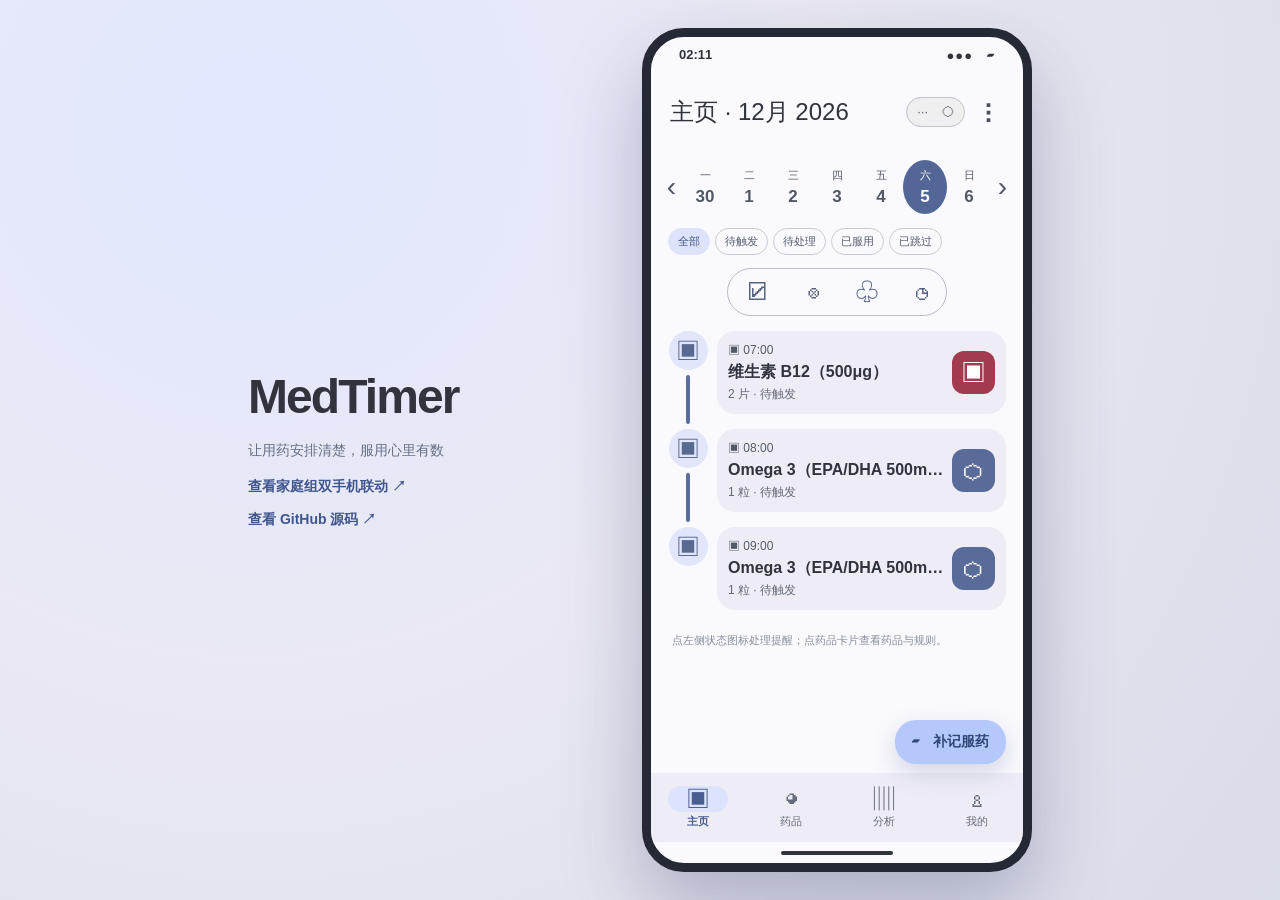
<file: index.html>
<!doctype html>
<html lang="zh-CN">
<head>
  <meta charset="utf-8">
  <meta name="viewport" content="width=device-width, initial-scale=1, viewport-fit=cover">
  <meta name="theme-color" content="#faf9fe">
  <meta name="description" content="MedTimer 中文微信小程序界面与交互预览。">
  <title>MedTimer · 微信小程序预览</title>
  <script>if (new URLSearchParams(location.search).has("familyPreview")) document.documentElement.classList.add("family-embed");</script>
  <link rel="stylesheet" href="./styles.css?v=family-member-1">
</head>
<body>
  <div class="preview-context"><strong>MedTimer</strong><p>让用药安排清楚，服用心里有数</p><a href="./family-demo.html">查看家庭组双手机联动 ↗</a><a href="https://github.com/ranielZhang/medtimer-zh-web-demo">查看 GitHub 源码 ↗</a></div>
  <div class="phone" id="phone"><div class="status-bar"><span id="clock">09:41</span><span class="status-signals">●●●　▰</span></div><div id="app" class="app"></div><div class="home-indicator"></div></div>
  <script src="./miniprogram/lib/model.js?v=family-sync-2"></script>
  <script src="./app.js?v=family-member-2" defer></script>
</body>
</html>
</file>
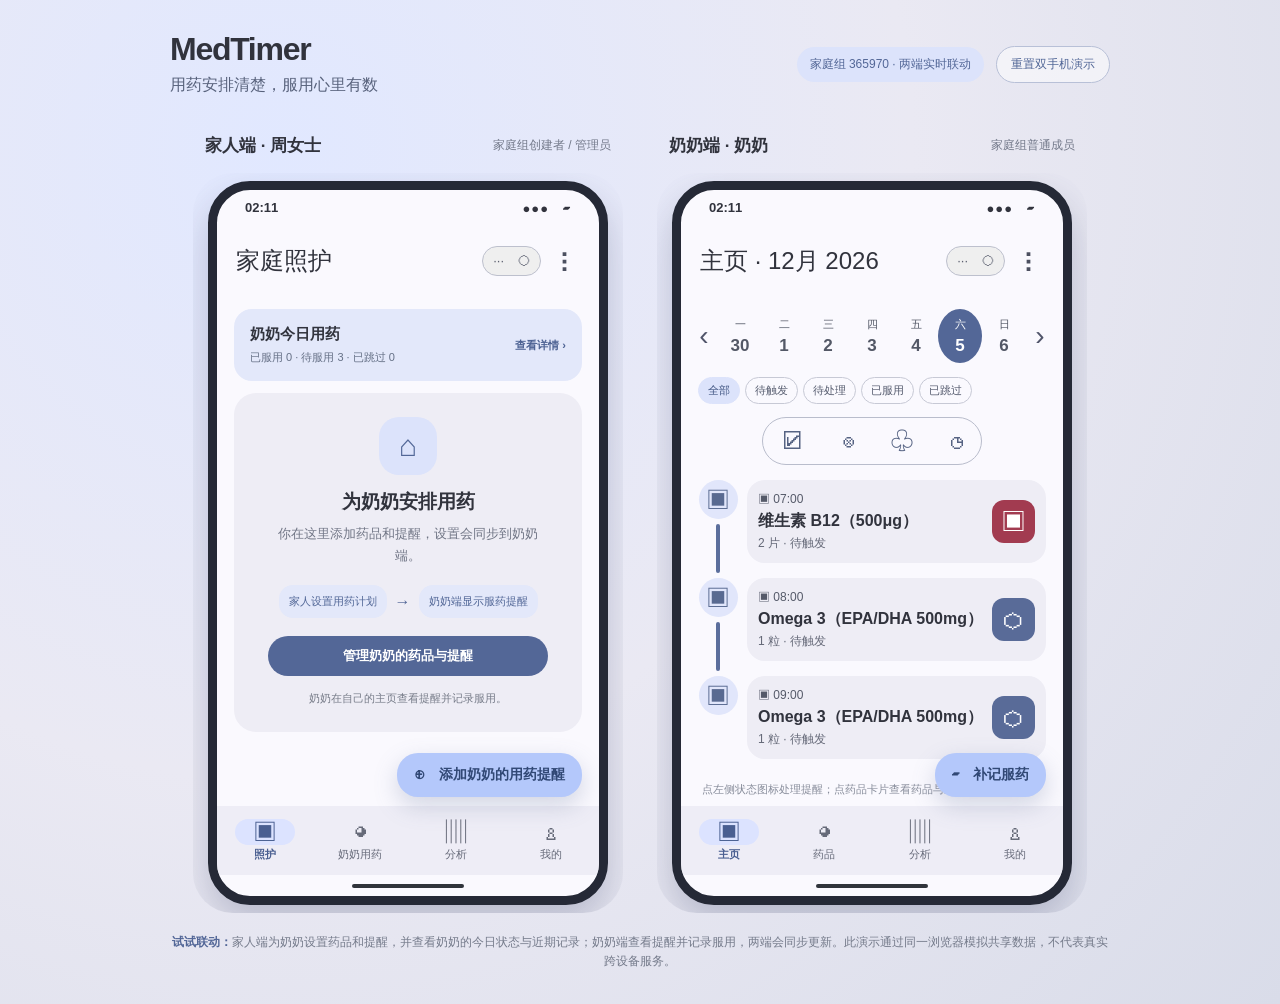
<file: family-demo.html>
<!doctype html>
<html lang="zh-CN">
<head>
  <meta charset="utf-8">
  <meta name="viewport" content="width=device-width, initial-scale=1, viewport-fit=cover">
  <meta name="theme-color" content="#e6e9fa">
  <meta name="description" content="MedTimer 家庭组双手机联动演示：家庭组创建者与奶奶成员端实时同步用药安排和记录。">
  <title>MedTimer · 家庭组双手机联动演示</title>
  <link rel="stylesheet" href="./styles.css?v=family-member-1">
  <style>
    html,body{margin:0;min-height:100%;font-family:-apple-system,BlinkMacSystemFont,"PingFang SC","Microsoft YaHei",sans-serif;color:#31333d}body{min-height:100vh;background:radial-gradient(circle at 22% 15%,#e1e8ff,#eae9f3 48%,#d9dce9);padding:32px 24px;box-sizing:border-box}.family-demo-shell{max-width:1120px;margin:auto}.family-demo-header{display:flex;align-items:center;justify-content:space-between;gap:20px;margin:0 auto 22px;max-width:940px}.family-brand{font-size:32px;line-height:1.1;font-weight:800;letter-spacing:-.04em}.family-tagline{font-size:16px;color:#58627c;margin-top:8px}.family-demo-controls{display:flex;align-items:center;gap:12px;flex-wrap:wrap}.family-demo-status{font-size:12px;color:#536797;background:#dce3fb;border-radius:20px;padding:9px 13px}.family-reset{border:1px solid #b8c0d7;border-radius:20px;color:#526797;background:#ffffff80;padding:9px 14px;font-size:12px;cursor:pointer}.family-users{display:grid;grid-template-columns:repeat(2,minmax(360px,430px));justify-content:center;gap:34px}.family-user{min-width:0}.family-user-head{height:55px;display:flex;align-items:center;justify-content:space-between;padding:0 12px}.family-user-head strong{font-size:17px}.family-user-head span{font-size:12px;color:#73798a}.family-device{height:min(860px,calc(100vh - 160px));min-height:650px;width:100%;border:0;border-radius:40px;background:transparent;display:block;overflow:hidden}.family-demo-note{max-width:940px;margin:20px auto 0;text-align:center;font-size:12px;color:#757b8b;line-height:1.6}.family-demo-note strong{color:#536797}@media(max-width:820px){body{padding:18px 12px}.family-demo-header{align-items:flex-start;flex-direction:column;gap:12px}.family-brand{font-size:28px}.family-tagline{font-size:14px}.family-users{grid-template-columns:minmax(0,430px);gap:20px}.family-device{height:830px;min-height:700px}.family-user-head{height:45px}.family-demo-note{text-align:left;padding:0 4px}}
  </style>
</head>
<body>
  <main class="family-demo-shell">
    <header class="family-demo-header">
      <div><div class="family-brand">MedTimer</div><div class="family-tagline">用药安排清楚，服用心里有数</div></div>
      <div class="family-demo-controls"><span class="family-demo-status" id="family-status">家庭组 365970 · 两端实时联动</span><button class="family-reset" id="reset-demo">重置双手机演示</button></div>
    </header>
    <section class="family-users" aria-label="家庭组双手机演示">
      <article class="family-user"><header class="family-user-head"><strong>家人端 · 周女士</strong><span>家庭组创建者 / 管理员</span></header><iframe class="family-device" id="caregiver-phone" title="家庭组创建者手机页面"></iframe></article>
      <article class="family-user"><header class="family-user-head"><strong>奶奶端 · 奶奶</strong><span>家庭组普通成员</span></header><iframe class="family-device" id="grandma-phone" title="奶奶手机页面"></iframe></article>
    </section>
    <p class="family-demo-note"><strong>试试联动：</strong>家人端为奶奶设置药品和提醒，并查看奶奶的今日状态与近期记录；奶奶端查看提醒并记录服用，两端会同步更新。此演示通过同一浏览器模拟共享数据，不代表真实跨设备服务。</p>
  </main>
  <script>
    (() => {
      const shared = ['medtimer-family-preview-shared-state-v1', 'medtimer-family-preview-caregiver-v1', 'medtimer-family-preview-grandma-v1'];
      const codeKey = 'medtimer-family-preview-code-v1';
      if (!/^\d{6}$/.test(localStorage.getItem(codeKey) || '')) localStorage.setItem(codeKey, '365970');
      const status = document.getElementById('family-status');
      const syncCode = localStorage.getItem(codeKey);
      status.textContent = '家庭组 ' + syncCode + ' · 两端实时联动';
      const base = './index.html?familyPreview=';
      document.getElementById('caregiver-phone').src = base + 'caregiver&tab=overview';
      document.getElementById('grandma-phone').src = base + 'grandma&tab=overview';
      document.getElementById('reset-demo').addEventListener('click', () => {
        shared.forEach(key => localStorage.removeItem(key));
        localStorage.setItem(codeKey, '365970');
        status.textContent = '家庭组 365970 · 两端实时联动';
        document.getElementById('caregiver-phone').src = base + 'caregiver&tab=overview&reset=' + Date.now();
        document.getElementById('grandma-phone').src = base + 'grandma&tab=overview&reset=' + Date.now();
      });
    })();
  </script>
</body>
</html>
</file>
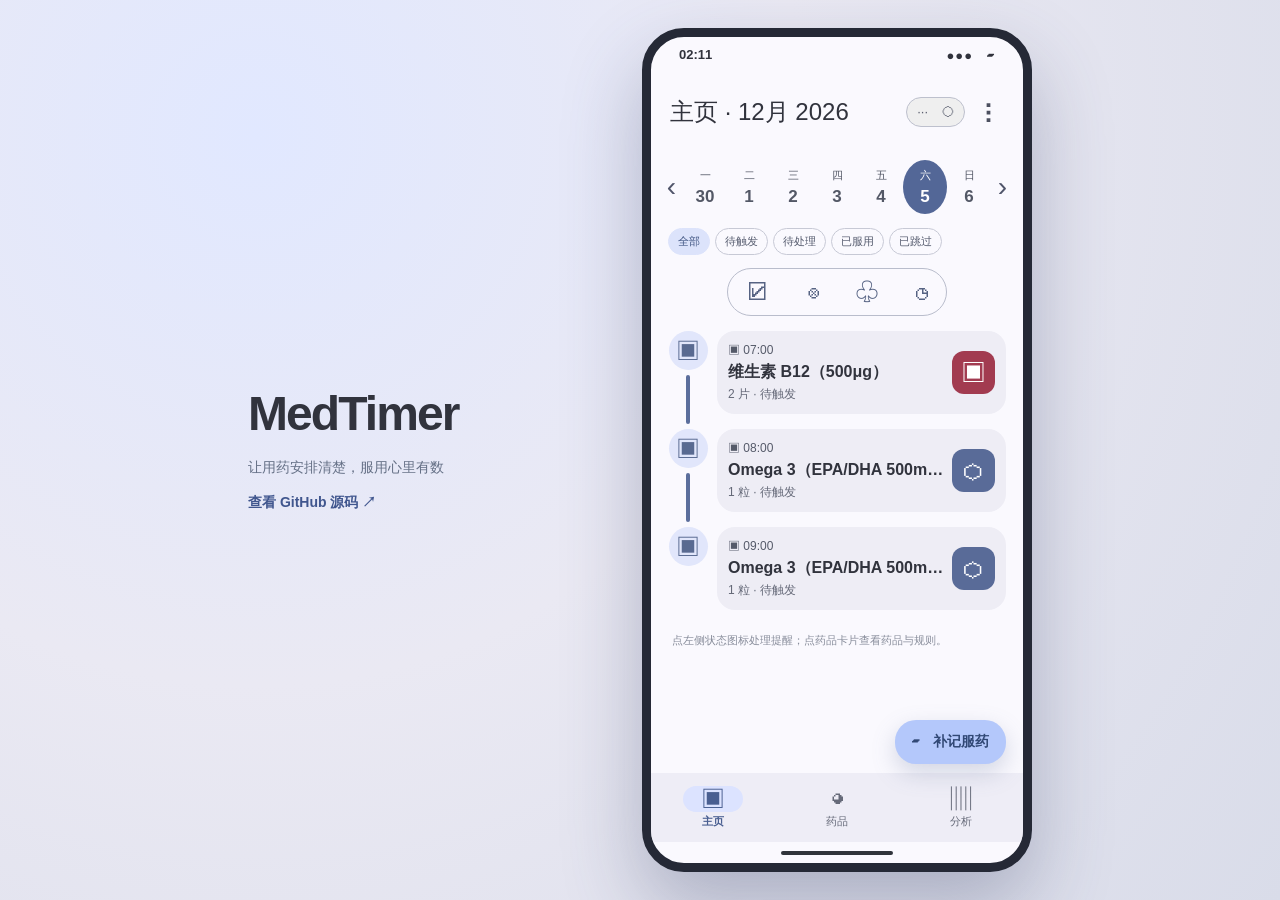
<file: standalone-demo.html>
<!doctype html>
<html lang="zh-CN">
<head>
  <meta charset="utf-8">
  <meta name="viewport" content="width=device-width, initial-scale=1, viewport-fit=cover">
  <meta name="theme-color" content="#faf9fe">
  <meta name="description" content="MedTimer 中文微信小程序界面与交互预览。">
  <title>MedTimer · 微信小程序预览</title>
  <style>
:root{--bg:#faf9fe;--card:#eeedf5;--blue:#536797;--pale:#dce3fb;--ink:#31333d;--muted:#666a78;--line:#c9cbd6;--green:#91e791}*{box-sizing:border-box}html,body{margin:0;min-height:100%;font-family:-apple-system,BlinkMacSystemFont,"PingFang SC","Microsoft YaHei",sans-serif;color:var(--ink)}body{min-height:100vh;background:radial-gradient(circle at 20% 15%,#e1e8ff,#eae9f3 43%,#d9dce9);display:flex;justify-content:center;align-items:center;gap:64px;padding:24px}button,input,select{font:inherit}.preview-context{width:330px;display:flex;flex-direction:column;gap:15px}.preview-context strong{font-size:48px;line-height:1.1;letter-spacing:-.04em}.preview-context p{font-size:14px;line-height:1.7;color:#657086;margin:0}.preview-context a{color:#40568e;font-size:14px;font-weight:700;text-decoration:none}button{cursor:pointer}button:focus-visible,input:focus-visible,select:focus-visible{outline:3px solid #879bd1;outline-offset:2px}.phone{width:390px;height:min(844px,calc(100vh - 32px));min-height:600px;border:9px solid #252936;border-radius:42px;background:var(--bg);box-shadow:0 35px 80px #3f486b55;overflow:hidden;display:flex;flex-direction:column;position:relative}.status-bar{height:40px;flex:none;padding:10px 28px 4px;font-size:13px;font-weight:700;display:flex;justify-content:space-between}.status-signals{letter-spacing:1px}.home-indicator{height:21px;flex:none;display:flex;align-items:center;justify-content:center}.home-indicator:after{content:"";width:112px;height:4px;border-radius:9px;background:#30343b}.app{flex:1;min-height:0;display:flex;flex-direction:column}.topbar{height:70px;flex:none;display:flex;align-items:center;padding:0 19px;gap:8px}.topbar h1{flex:1;font-size:24px;font-weight:500;line-height:1.15;margin:0}.topbar .back,.topbar .more{border:0;background:none;color:#4c5060;font-size:30px;padding:3px 8px}.topbar .back{font-size:38px}.topbar .capsule{font-size:13px;border:1px solid #bdc0cd;border-radius:18px;padding:5px 10px;color:#5c6070}.scroll{flex:1;min-height:0;overflow-y:auto;scrollbar-width:thin;padding:13px 17px 105px}.scroll::-webkit-scrollbar{width:4px}.scroll::-webkit-scrollbar-thumb{background:#d6d8e0}.week-strip{display:flex;align-items:center;gap:2px;margin:0 -6px 14px}.week-strip>button{border:0;background:none;color:#50556a;font-size:28px;width:25px;padding:0}.week-days{flex:1;display:flex;justify-content:space-between}.week-day{border:0;background:none;display:flex;flex-direction:column;align-items:center;justify-content:center;gap:4px;color:#535866;border-radius:50%;height:54px;width:44px;padding:0}.week-day small{font-size:11px}.week-day strong{font-size:17px}.week-day.selected{background:var(--blue);color:white}.filter-row{display:flex;gap:5px;overflow:auto;scrollbar-width:none;margin-bottom:13px}.filter-row::-webkit-scrollbar{display:none}.filter-row button{white-space:nowrap;border:1px solid #c7c9d5;background:transparent;color:#555b6e;border-radius:20px;padding:5px 9px;font-size:11px}.filter-row button.active{background:var(--pale);border-color:var(--pale);color:#425784}.selection-actions{width:220px;height:48px;border:1.5px solid #b9bdcc;border-radius:30px;margin:8px auto 15px;display:flex;justify-content:space-around;align-items:center;color:#566383;font-size:24px}.timeline{display:flex;flex-direction:column}.event-row{display:flex;gap:9px;min-height:82px}.rail{width:40px;flex:none;display:flex;align-items:center;flex-direction:column}.status-circle{width:39px;height:39px;border:0;border-radius:50%;background:#b4c6f8;color:#36466e;font-size:24px;display:flex;align-items:center;justify-content:center;flex:none}.status-circle.taken{background:#9bea9a;color:#315f4a}.status-circle.scheduled{background:#e1e6fb;color:#596a91}.status-circle.snoozed{background:#e2dafa;color:#66558c}.rail-line{width:4px;background:#5b6e9c;border-radius:5px;flex:1;margin:5px 0}.event-row:last-child .rail-line{background:transparent}.event-card{display:flex;align-items:center;background:var(--card);border:0;border-radius:18px;min-width:0;flex:1;margin-bottom:15px;padding:11px;text-align:left;color:var(--ink)}.event-copy{flex:1;min-width:0;display:flex;flex-direction:column;gap:3px}.event-time{font-size:12px;color:#555a69}.event-name{font-size:16px;font-weight:700;overflow:hidden;text-overflow:ellipsis;white-space:nowrap}.event-dose{font-size:12px;color:#656978}.swatch{height:43px;width:43px;flex:none;margin-left:8px;background:var(--blue);color:white;border-radius:12px;display:flex;align-items:center;justify-content:center;font-size:25px}.hint{font-size:11px;color:#888d9b;line-height:1.5;margin:7px 4px 30px}.empty{text-align:center;padding:54px 10px;color:#858b9a;font-size:13px}.tabbar{height:69px;flex:none;background:#eeedf6;display:flex;justify-content:space-around}.tabbar button{border:0;background:none;width:25%;display:flex;flex-direction:column;align-items:center;justify-content:center;gap:2px;color:#666a79;font-size:11px}.tabbar button b{font-size:24px;line-height:1;font-weight:400;border-radius:20px;padding:1px 18px}.tabbar button.current{color:#4a5f91;font-weight:700}.tabbar button.current b{background:#dce3ff}.fab{position:absolute;bottom:99px;right:17px;border:0;border-radius:21px;background:#b4c8fb;color:#314875;padding:13px 17px;font-size:14px;font-weight:700;box-shadow:0 9px 23px #65749b44}.medicine-card{width:100%;border:0;background:var(--card);border-radius:19px;margin:0 0 14px;padding:18px 15px;text-align:left;color:var(--ink);box-shadow:0 3px 10px #55557715}.medicine-top{display:flex;align-items:center}.medicine-top .swatch{margin:0 12px 0 0}.medicine-text{flex:1;min-width:0;display:flex;flex-direction:column;gap:4px}.medicine-text strong{font-size:16px;line-height:1.25}.medicine-text small{font-size:11px;color:#686d7c}.drag{font-size:21px;color:#787f90}.tags{display:flex;gap:6px;flex-wrap:wrap;margin:12px 0 0 55px}.tags span{background:#dce3fb;color:#53618d;padding:5px 9px;border-radius:14px;font-size:10px}.analysis-switch{display:flex;gap:5px;align-items:center;margin-bottom:14px}.analysis-switch button{width:42px;height:36px;border:1.5px solid #b9bdcc;background:transparent;border-radius:10px;color:#5b6175;font-size:22px}.analysis-switch button.active{background:#dce3fc;border-color:#dce3fc}.analysis-switch select{margin-left:auto;background:#dce3fc;color:#4c5e8b;border:0;padding:9px;border-radius:10px;font-size:13px}.chart-card,.table-card,.calendar-card{background:var(--card);border-radius:20px;padding:20px 13px;margin-bottom:12px}.chart-bars{height:280px;border-bottom:1px solid #b0b4c2;display:flex;justify-content:space-around;align-items:flex-end}.chart-bars.range-30{overflow:hidden;justify-content:space-between;gap:0}.chart-bars.range-30 .bar-col{flex:1 1 0;min-width:0}.chart-bars.range-30 .bar-stack{width:6px}.bar-col{flex:1;height:100%;display:flex;align-items:center;justify-content:flex-end;flex-direction:column;gap:6px;color:#6b6f7c;font-size:10px}.bar-stack{width:18px;height:90%;display:flex;flex-direction:column;justify-content:flex-end}.bar-taken{background:#526697}.bar-skipped{background:#aec0f3}.legend{display:flex;gap:16px;color:#526697;font-size:11px;margin-top:14px}.legend span:last-child{color:#9fb0e2}.summaries{display:flex;gap:10px}.summary{background:var(--card);border-radius:18px;flex:1;padding:16px 9px;display:flex;flex-direction:column;align-items:center;gap:10px;font-size:11px;color:#6b6f7c}.summary b{font-size:31px;color:#536797}.table-row{display:grid;grid-template-columns:87px 1fr 50px;gap:6px;border-bottom:1px solid #bec1cd;padding:11px 4px;font-size:12px}.table-row.head{font-weight:700}.calendar-head{display:flex;justify-content:space-between;align-items:center;padding:1px 9px 15px;font-size:16px;font-weight:700}.calendar-head button{border:0;background:none;font-size:27px;color:#59627e}.calendar-grid{display:grid;grid-template-columns:repeat(7,1fr);gap:4px}.calendar-cell{border:0;aspect-ratio:1;border-radius:50%;background:#e0e5fb;display:flex;align-items:center;justify-content:center;color:#40465b;font-size:12px}.calendar-cell.day-label{background:none;font-size:11px}.calendar-cell.outside{opacity:.4}.calendar-cell.selected{background:#536797;color:white}.calendar-cell.has-event{font-weight:800}.calendar-list{margin-top:16px;border-top:1px solid var(--line);padding-top:9px;font-size:11px;line-height:1.8}.editor-card{background:#f0eff8;border-radius:18px;padding:17px;margin:0 0 15px}.editor-head{display:flex;align-items:center}.editor-head .swatch{border-radius:50%;margin:0 12px 0 0}.editor-tools{display:flex;justify-content:space-between;font-size:23px;color:#556a99;margin-top:14px}.field{display:flex;flex-direction:column;gap:6px;margin-bottom:13px;font-size:11px;color:#636979}.field input,.field select{width:100%;border:1.5px solid #b5b8c6;background:#fbfaff;border-radius:10px;min-height:38px;padding:7px 10px;color:#333640;font-size:15px}.field-row{display:flex;gap:10px}.field-row .field{flex:1;min-width:0}.subhead{font-size:17px;font-weight:700;margin:18px 4px 12px}.reminder-card{width:100%;border:1px solid #bfc2cf;background:#eeedf5;text-align:left;color:var(--ink);border-radius:17px;padding:15px;margin-bottom:11px}.reminder-card strong{font-size:17px}.reminder-card small{font-size:12px;color:#737887;display:block;margin:6px 0 10px}.advanced-pill{background:#566b9d;color:white;text-align:center;border-radius:22px;padding:7px;font-size:12px}.editor-actions{display:flex;gap:8px;margin:14px 0 40px}.editor-actions button,.add-rule{border:0;background:#566b9d;color:white;border-radius:20px;padding:11px 15px;flex:1;font-size:13px}.editor-actions button.danger{background:#f8e5e9;color:#a23b50}.add-rule{display:block;margin:13px 0}.weekday-choices{display:flex;gap:5px;flex-wrap:wrap;margin:10px 0 18px}.weekday-choices button{height:34px;width:34px;border-radius:50%;border:0;background:#e4e6ef;color:#606677;font-size:12px}.weekday-choices button.selected{background:#566b9d;color:white}.check-row{display:flex;gap:9px;align-items:center;font-size:13px;margin:13px 0}.notice{font-size:11px;color:#858b9b;line-height:1.6;margin:11px 0}.overlay{position:absolute;inset:0;background:#18213c70;z-index:10;display:flex;align-items:flex-end}.sheet{background:#fbfaff;border-radius:20px 20px 0 0;width:100%;padding:22px 18px 28px}.sheet h2{font-size:17px;margin:0 0 15px}.sheet button{display:block;width:100%;border:0;border-bottom:1px solid #d7d9e1;background:none;text-align:left;padding:13px 9px;color:#384054;font-size:14px}.sheet button:last-child{border-bottom:0;color:#7d8391}.menu-pop{position:absolute;z-index:8;right:15px;top:106px;background:#fff;border:1px solid #d1d4df;border-radius:12px;box-shadow:0 12px 25px #55557733;min-width:170px}.menu-pop button{display:block;width:100%;border:0;background:none;text-align:left;padding:12px;font-size:12px;color:#40495f}.menu-pop button+button{border-top:1px solid #edf0f5}@media(max-width:800px){body{display:flex;flex-direction:column;justify-content:flex-start;gap:12px;padding:18px 0 0;background:var(--bg)}.preview-context{width:calc(100vw - 36px);gap:6px}.preview-context strong{font-size:32px}.preview-context p,.preview-context a{font-size:12px}.phone{width:100vw;height:calc(100dvh - 140px);min-height:0;border:0;border-radius:0;box-shadow:none}.status-bar{height:36px}}

.concentration-card{background:var(--card);border-radius:20px;padding:18px 14px;margin-bottom:12px;min-height:280px}.concentration-svg{display:block;width:100%;height:auto;overflow:visible}.concentration-svg line{stroke:#c4c7d2;stroke-width:1}.concentration-axis{display:flex;justify-content:space-between;color:var(--muted);font-size:10px;padding-top:5px}.concentration-legend{display:flex;flex-direction:column;gap:9px;margin-top:16px;color:var(--muted);font-size:11px}.concentration-legend span{display:flex;align-items:center;gap:7px}.concentration-legend i{width:9px;height:9px;border-radius:50%;flex:none}.concentration-note{font-size:11px;line-height:1.6;color:#858b9b;margin:7px 4px 24px}.concentration-empty{text-align:center;min-height:245px;display:flex;flex-direction:column;align-items:center;justify-content:center;color:var(--muted);padding:20px}.concentration-empty p{font-size:12px;line-height:1.6}.concentration-empty button{border:0;border-radius:18px;background:var(--blue);color:#fff;padding:9px 15px;font-size:12px}
.concentration-scale{font-size:11px;color:var(--muted);margin:0 0 9px 2px}


.chart-axis{height:18px;display:flex;align-items:flex-start;color:#6b6f7c;font-size:9px;line-height:1;white-space:nowrap}.chart-axis>span{flex:1;min-width:0;text-align:center}.chart-axis.range-30>span{flex:1 1 0}

.family-intro{display:flex;flex-direction:column;text-align:center;padding:20px 10px 14px}.family-intro h2{font-size:20px;margin:12px 0 8px}.family-intro p,.family-card p{font-size:12px;line-height:1.65;color:#717686}.family-icon{width:58px;height:58px;margin:auto;border-radius:20px;background:#dce3fb;color:#526797;display:flex;align-items:center;justify-content:center;font-size:32px}.family-card{background:var(--card);border-radius:18px;padding:17px;margin-bottom:12px}.family-card h3{font-size:15px;margin:0 0 8px}.family-primary,.family-secondary,.family-leave{width:100%;border:0;border-radius:22px;padding:11px 14px;font-size:13px;font-weight:700}.family-primary{background:var(--blue);color:white}.family-secondary{background:#dce3fb;color:#455a8d}.family-code-card{text-align:center;padding:22px 17px}.family-eyebrow{display:block;font-size:12px;color:#6f7482}.family-code{display:block;font-size:36px;letter-spacing:7px;color:var(--blue);margin:11px 0}.family-member{display:flex;align-items:center;gap:11px;padding:11px 0;border-top:1px solid var(--line)}.family-avatar{width:38px;height:38px;border-radius:50%;display:flex;align-items:center;justify-content:center;background:#dce3fb;color:#526797;font-weight:700}.family-member>span:nth-child(2){flex:1;display:flex;flex-direction:column;gap:4px}.family-member small{font-size:11px;color:#777c89}.family-member em{font-style:normal;color:#536797;font-size:11px}.family-leave{background:#f8e5e9;color:#a23b50;margin:4px 0 8px}

.mine-profile{display:flex;align-items:center;gap:12px;background:var(--card);border-radius:18px;padding:17px;margin-bottom:12px}.mine-avatar{width:46px;height:46px;border-radius:50%;display:flex;align-items:center;justify-content:center;background:#dce3fb;color:#526797;font-size:18px;font-weight:700;flex:none}.mine-profile>div:nth-child(2){flex:1;display:flex;flex-direction:column;gap:5px}.mine-profile strong{font-size:15px}.mine-profile small,.mine-muted{font-size:11px;color:#777c89}.mine-chevron{color:#818694;font-size:24px}.mine-stats{display:flex;gap:10px;margin-bottom:12px}.mine-stats>div{background:var(--card);border-radius:16px;padding:14px;flex:1;display:flex;align-items:baseline;gap:8px}.mine-stats strong{color:var(--blue);font-size:24px}.mine-row{width:100%;display:flex;align-items:center;gap:12px;background:var(--card);border:0;border-radius:16px;padding:14px;margin-bottom:9px;text-align:left;color:var(--ink)}.mine-row-icon{width:35px;height:35px;border-radius:12px;background:#dce3fb;color:#536797;display:flex;align-items:center;justify-content:center;font-size:19px;flex:none}.mine-row>span:nth-child(2){flex:1;display:flex;flex-direction:column;gap:4px}.mine-row strong{font-size:13px}.mine-row small{font-size:11px;color:#777c89}.mine-row>b{font-size:20px;color:#818694;font-weight:400}

.family-embed body{min-height:100vh;background:transparent;display:flex;justify-content:center;align-items:flex-start;gap:0;padding:8px 0}.family-embed .preview-context{display:none}.family-embed .phone{width:min(400px,100vw);height:calc(100vh - 16px);min-height:0;border:9px solid #252936;border-radius:42px;box-shadow:0 18px 36px #3f486b44;margin:0 auto}@media(max-width:800px){.family-embed body{padding:8px 0;background:transparent}.family-embed .phone{width:min(400px,100vw - 12px);height:calc(100dvh - 16px);min-height:0;border:9px solid #252936;border-radius:42px;box-shadow:0 18px 36px #3f486b44}}
</style>
</head>
<body>
  <div class="preview-context"><strong>MedTimer</strong><p>让用药安排清楚，服用心里有数</p><a href="https://github.com/ranielZhang/medtimer-zh-web-demo">查看 GitHub 源码 ↗</a></div>
  <div class="phone" id="phone"><div class="status-bar"><span id="clock">09:41</span><span class="status-signals">●●●　▰</span></div><div id="app" class="app"></div><div class="home-indicator"></div></div>
  <script>
const ALL_DAYS = [0, 1, 2, 3, 4, 5, 6];
const STATUSES = ['scheduled', 'raised', 'snoozed', 'taken', 'skipped'];
function id(prefix) { return prefix + Date.now().toString(36) + Math.random().toString(36).slice(2, 7); }
function dayKey(date) { return [date.getFullYear(), String(date.getMonth() + 1).padStart(2, '0'), String(date.getDate()).padStart(2, '0')].join('-'); }
function dateOf(day) { return new Date(+day.slice(0, 4), +day.slice(5, 7) - 1, +day.slice(8, 10)); }
function plusDays(day, offset) { const date = dateOf(day); date.setDate(date.getDate() + offset); return dayKey(date); }
function at(day, time) { return dateOf(day).getTime() + (+time.slice(0, 2) * 60 + +time.slice(3, 5)) * 60000; }
function validDoseAmount(amount) { return Number.isFinite(amount) && amount > 0 && Math.abs(amount * 2 - Math.round(amount * 2)) < 1e-9; }
function valid(state) { return !!(state && state.version === 1 && Array.isArray(state.medicines) && state.events && Array.isArray(state.audit)); }
function seed() {
  return { version: 1, medicines: [
    { id: 'm1', name: '维生素 B12（500μg）', color: '#a23b50', icon: '▣', stock: 50.5, unit: '片', threshold: 12, notes: '', tags: ['维生素', '日常'], reminders: [
      { id: 'r1', type: 'weekly', time: '07:00', amount: 2, days: ALL_DAYS.slice(), active: true }
    ] },
    { id: 'm2', name: 'Omega 3（EPA/DHA 500mg）', color: '#596b98', icon: '⬡', stock: 10, unit: '粒', threshold: 12, notes: '餐后', tags: ['营养补充'], reminders: [
      { id: 'r2', type: 'weekly', time: '08:00', amount: 1, days: ALL_DAYS.slice(), active: true },
      { id: 'r3', type: 'weekly', time: '09:00', amount: 1, days: ALL_DAYS.slice(), active: true }
    ] },
    { id: 'm3', name: '示例药品 C', color: '#7aab87', icon: '✣', stock: 18, unit: '片', threshold: 5, notes: '按已有方案', tags: [], reminders: [
      { id: 'r4', type: 'weekly', time: '16:00', amount: 1, days: [1, 2, 3, 4, 5], active: true }
    ] }
  ], events: {}, audit: [] };
}
function demoSeed(now = new Date()) {
  const state = seed(), today = dayKey(now), days = 30;
  state.medicines.forEach((medicine, medicineIndex) => {
    medicine.reminders.forEach((reminder, reminderIndex) => {
      for (let age = days - 1; age >= 0; age--) {
        const day = plusDays(today, -age), dueAt = at(day, reminder.time);
        if (!activeOn(reminder, day) || (age === 0 && dueAt > now.getTime())) continue;
        const skipped = (age + medicineIndex * 2 + reminderIndex * 3) % 7 === 3;
        const key = day + ':' + reminder.id, status = skipped ? 'skipped' : 'taken';
        state.events[key] = { key, day, medicineId: medicine.id, reminderId: reminder.id, name: medicine.name,
          amount: reminder.amount, unit: medicine.unit, status, dueAt, raisedAt: null,
          processedAt: Math.min(now.getTime(), dueAt + 15 * 60000), snoozeUntil: null,
          deducted: status === 'taken' ? reminder.amount : 0, manual: false };
      }
    });
  });
  return state;
}
function fullDemoSeed(now = new Date()) {
  const state = demoSeed(now);
  state.demoConcentrationParams = true;
  state.medicines[0].halfLifeHours = 12; state.medicines[0].peakTimeHours = 2;
  state.medicines[1].halfLifeHours = 6; state.medicines[1].peakTimeHours = 1;
  return state;
}
function activeOn(reminder, day) {
  if (!reminder.active) return false;
  if (reminder.type === 'cycle') {
    if (!reminder.cycleStart || !reminder.activeDays || !reminder.pauseDays) return false;
    const elapsed = Math.round((dateOf(day) - dateOf(reminder.cycleStart)) / 86400000);
    const period = Number(reminder.activeDays) + Number(reminder.pauseDays);
    return elapsed >= 0 && period > 0 && elapsed % period < reminder.activeDays;
  }
  return (reminder.days || ALL_DAYS).includes(dateOf(day).getDay());
}
function hasConcentrationParams(medicine) {
  const halfLifeHours = Number(medicine && medicine.halfLifeHours), peakTimeHours = Number(medicine && medicine.peakTimeHours);
  return Number.isFinite(halfLifeHours) && halfLifeHours > 0 && Number.isFinite(peakTimeHours) && peakTimeHours > 0;
}
function concentrationSeries(state, endDay, count = 7) {
  const days = count === 30 ? 30 : 7, startDay = plusDays(endDay, 1 - days);
  const startAt = at(startDay, '00:00'), endAt = at(plusDays(endDay, 1), '00:00');
  const samples = days === 7 ? 169 : 361, interval = (endAt - startAt) / (samples - 1);
  const takenEvents = history(state).filter(event => event.status === 'taken');
  return state.medicines.filter(hasConcentrationParams).map(medicine => {
    const halfLifeHours = Number(medicine.halfLifeHours), peakTimeHours = Number(medicine.peakTimeHours);
    const lookback = Math.min(30 * 86400000, (peakTimeHours + halfLifeHours * 10) * 3600000);
    const doses = takenEvents.filter(event => event.medicineId === medicine.id)
      .map(event => ({ at: event.processedAt || at(event.day, event.time), amount: Number(event.amount) }))
      .filter(event => Number.isFinite(event.at) && Number.isFinite(event.amount) && event.amount > 0 && event.at >= startAt - lookback && event.at < endAt);
    const raw = Array.from({ length: samples }, (_, index) => {
      const sampleAt = startAt + interval * index;
      return doses.reduce((total, dose) => {
        const elapsed = (sampleAt - dose.at) / 3600000;
        if (elapsed < 0) return total;
        // Demo approximation: rise linearly until the configured peak, then decay by the configured half-life.
        return total + dose.amount * (elapsed < peakTimeHours ? elapsed / peakTimeHours : Math.pow(0.5, (elapsed - peakTimeHours) / halfLifeHours));
      }, 0);
    });
    const peak = Math.max(0, ...raw);
    // Normalize each medicine against its own peak so the chart only communicates a relative trend.
    return { medicineId: medicine.id, name: medicine.name, color: medicine.color || '#536797', unit: medicine.unit,
      halfLifeHours, peakTimeHours, points: raw.map((value, index) => ({ x: index / (samples - 1), value: peak ? value / peak * 100 : 0 })) };
  });
}
function scheduled(state, day) {
  const rows = [];
  state.medicines.forEach(medicine => medicine.reminders.forEach(reminder => {
    const key = day + ':' + reminder.id;
    const event = state.events[key];
    if (!activeOn(reminder, day) && !event) return;
    rows.push({ key, day, medicine, reminder, event, status: event ? event.status : 'scheduled',
      dueAt: event && event.status === 'snoozed' ? event.snoozeUntil : at(day, reminder.time) });
  }));
  return rows.sort((a, b) => a.dueAt - b.dueAt || a.medicine.name.localeCompare(b.medicine.name));
}
function snapshot(row) { return { key: row.key, day: row.day, medicineId: row.medicine.id, reminderId: row.reminder.id,
  name: row.medicine.name, amount: row.reminder.amount, unit: row.medicine.unit, time: row.reminder.time,
  status: 'scheduled', dueAt: at(row.day, row.reminder.time), raisedAt: null, processedAt: null, snoozeUntil: null, deducted: 0, manual: false }; }
function findRow(state, key) { return scheduled(state, key.slice(0, 10)).find(row => row.key === key); }
function log(state, action, event, now) { state.audit.push({ at: now.getTime(), action, key: event.key, name: event.name }); }
function raise(state, key, now = new Date()) {
  const row = findRow(state, key); if (!row || row.status === 'taken' || row.status === 'skipped') return false;
  const event = row.event || snapshot(row); event.status = 'raised'; event.raisedAt = now.getTime(); event.snoozeUntil = null;
  state.events[key] = event; log(state, '提醒触发', event, now); return true;
}
function reconcile(state, now = new Date()) {
  let changed = false;
  scheduled(state, dayKey(now)).forEach(row => { if (['scheduled', 'snoozed'].includes(row.status) && row.dueAt <= now.getTime()) changed = raise(state, row.key, now) || changed; });
  return changed;
}
function snooze(state, key, minutes = 10, now = new Date()) {
  const row = findRow(state, key); if (!row || !['raised', 'snoozed'].includes(row.status)) return false;
  const event = row.event; event.status = 'snoozed'; event.snoozeUntil = now.getTime() + minutes * 60000;
  log(state, '延后提醒', event, now); return true;
}
function outcome(state, key, status, now = new Date()) {
  if (!['taken', 'skipped'].includes(status)) return false;
  const row = findRow(state, key); if (!row) return false;
  const event = row.event || snapshot(row); if (event.status === status) return false;
  const medicine = row.medicine;
  if (event.status === 'taken') medicine.stock = +(medicine.stock + event.deducted).toFixed(2);
  event.deducted = 0;
  if (status === 'taken') { event.deducted = Math.min(medicine.stock, event.amount); medicine.stock = +(medicine.stock - event.deducted).toFixed(2); }
  event.status = status; event.processedAt = now.getTime(); event.snoozeUntil = null;
  state.events[key] = event; log(state, status === 'taken' ? '确认服用' : '跳过本次', event, now); return true;
}
function manualDose(state, medicineId, amount, now = new Date()) {
  const medicine = state.medicines.find(item => item.id === medicineId);
  if (!medicine || !validDoseAmount(amount)) return null;
  const key = dayKey(now) + ':manual-' + id('e');
  const deducted = Math.min(medicine.stock, amount); medicine.stock = +(medicine.stock - deducted).toFixed(2);
  const event = { key, day: dayKey(now), medicineId, reminderId: null, name: medicine.name, amount, unit: medicine.unit,
    time: [now.getHours(), now.getMinutes()].map(value => String(value).padStart(2, '0')).join(':'), status: 'taken',
    dueAt: now.getTime(), raisedAt: null, processedAt: now.getTime(), snoozeUntil: null, deducted, manual: true };
  state.events[key] = event; log(state, '补记服药', event, now); return event;
}
function history(state) { return Object.values(state.events).filter(event => ['taken', 'skipped'].includes(event.status)).sort((a, b) => b.processedAt - a.processedAt); }
function stats(state, endDay, count) {
  const result = [];
  for (let i = count - 1; i >= 0; i--) {
    const day = plusDays(endDay, -i);
    const items = history(state).filter(event => event.day === day);
    result.push({ day, label: day.slice(5).replace('-', '/'), taken: items.filter(item => item.status === 'taken').length, skipped: items.filter(item => item.status === 'skipped').length });
  }
  return result;
}
function week(day) { const offset = dateOf(day).getDay(); const monday = plusDays(day, -((offset + 6) % 7)); return Array.from({ length: 7 }, (_, index) => plusDays(monday, index)); }
const api = { ALL_DAYS, STATUSES, id, dayKey, dateOf, plusDays, at, valid, validDoseAmount, hasConcentrationParams, concentrationSeries, seed, demoSeed, fullDemoSeed, activeOn, scheduled, findRow, raise, reconcile, snooze, outcome, manualDose, history, stats, week };
if (typeof module !== 'undefined' && module.exports) module.exports = api;
else if (typeof window !== 'undefined') window.MedTimerModel = api;

</script>
  <script>
(function () {
  'use strict';
  const M = window.MedTimerModel;
  const query = new URLSearchParams(window.location.search);
  const fullDemo = query.get('demo') === 'full';
  const showConcentration = fullDemo && query.get('view') === 'concentration';
  const showAnalysis = fullDemo && (showConcentration || query.get('view') === 'chart');
  const STORE = fullDemo ? 'medtimer-wechat-preview-full-demo-v2' : 'medtimer-wechat-preview-v1';
  const STATUS = { scheduled: ['待触发', '▣'], raised: ['待处理', '♧'], snoozed: ['已延后', '◷'], taken: ['已服用', '✓'], skipped: ['已跳过', '×'] };
  const WEEK = ['日', '一', '二', '三', '四', '五', '六'];
  const app = document.getElementById('app');
  let state;
  try { state = JSON.parse(localStorage.getItem(STORE)); } catch (_) { state = null; }
  function createDemoSeed() {
    return fullDemo ? M.fullDemoSeed() : M.demoSeed();
  }
  if (!M.valid(state)) state = createDemoSeed();
  const ui = { tab: showAnalysis ? 'analysis' : 'overview', screen: 'main', day: M.dayKey(new Date()), filter: 'all', analysis: showConcentration ? 'concentration' : 'chart', range: fullDemo && query.get('range') === '30' ? 30 : 7, editingId: '', reminderId: '', form: null, rule: null, manualId: '', manualAmount: 1, sheetKey: '', menu: false };
  function esc(value) { return String(value ?? '').replace(/[&<>"']/g, char => ({ '&': '&amp;', '<': '&lt;', '>': '&gt;', '"': '&quot;', "'": '&#39;' }[char])); }
  function clone(value) { return JSON.parse(JSON.stringify(value)); }
  function save() { try { localStorage.setItem(STORE, JSON.stringify(state)); } catch (_) { alert('当前浏览器无法保存本地数据。'); } }
  function title(day) { const date = M.dateOf(day); return (date.getMonth() + 1) + '月 ' + date.getFullYear(); }
  function timeText(value) { const date = new Date(value); return (date.getMonth() + 1) + '/' + date.getDate() + ' ' + String(date.getHours()).padStart(2, '0') + ':' + String(date.getMinutes()).padStart(2, '0'); }
  function med(id) { return state.medicines.find(item => item.id === id); }
  function reminderText(rule) { return rule.type === 'cycle' ? rule.activeDays + ' 天服用 / ' + rule.pauseDays + ' 天暂停' : (rule.days.length === 7 ? '每天' : '每周 ' + rule.days.map(day => WEEK[day]).join('、')) + (rule.active ? '' : ' · 已停用'); }
  function renderTop() {
    const heading = ui.screen === 'editor' ? (ui.editingId ? ui.form.name : '添加药品') : ui.screen === 'reminder' ? (ui.reminderId ? '编辑提醒' : '添加提醒') : ui.screen === 'manual' ? '补记服药' : ui.tab === 'overview' ? '主页 · ' + title(ui.day) : ui.tab === 'medicines' ? '药品' : '分析';
    return '<header class="topbar">' + (ui.screen !== 'main' ? '<button class="back" data-action="back" aria-label="返回">‹</button>' : '') + '<h1>' + esc(heading) + '</h1><button class="capsule" aria-label="微信小程序菜单">···　◯</button><button class="more" data-action="menu" aria-label="更多">⋮</button></header>';
  }
  function displayRows(day) {
    const rows = M.scheduled(state, day).map(row => ({ key: row.key, medId: row.medicine.id, name: row.medicine.name, color: row.medicine.color, icon: row.medicine.icon, amount: row.reminder.amount, unit: row.medicine.unit, time: row.reminder.time, status: row.status, due: row.dueAt }));
    Object.values(state.events).filter(event => event.manual && event.day === day).forEach(event => { const medicine = med(event.medicineId); rows.push({ key: event.key, medId: event.medicineId, name: event.name, color: medicine?.color || '#8891aa', icon: medicine?.icon || '▣', amount: event.amount, unit: event.unit, time: event.time, status: event.status, manual: true }); });
    return rows.sort((a, b) => a.time.localeCompare(b.time));
  }
  function renderOverview() {
    const week = M.week(ui.day).map(day => '<button class="week-day ' + (day === ui.day ? 'selected' : '') + '" data-action="day" data-day="' + day + '"><small>' + WEEK[M.dateOf(day).getDay()] + '</small><strong>' + +day.slice(8) + '</strong></button>').join('');
    const filters = [['all', '全部'], ['scheduled', '待触发'], ['raised', '待处理'], ['taken', '已服用'], ['skipped', '已跳过']].map(item => '<button class="' + (ui.filter === item[0] ? 'active' : '') + '" data-action="filter" data-filter="' + item[0] + '">' + item[1] + '</button>').join('');
    const rows = displayRows(ui.day).filter(row => ui.filter === 'all' || row.status === ui.filter || (ui.filter === 'raised' && row.status === 'snoozed'));
    const events = rows.map(row => '<div class="event-row"><div class="rail"><button class="status-circle ' + row.status + '" data-action="event" data-key="' + esc(row.key) + '" aria-label="处理 ' + esc(row.name) + '">' + STATUS[row.status][1] + '</button><i class="rail-line"></i></div><button class="event-card" data-action="open-med" data-id="' + esc(row.medId) + '"><span class="event-copy"><span class="event-time">▣ ' + esc(row.time) + (row.status === 'snoozed' ? ' → ' + esc(timeText(row.due).split(' ')[1]) : '') + '</span><span class="event-name">' + esc(row.name) + '</span><span class="event-dose">' + esc(row.amount + ' ' + row.unit) + ' · ' + STATUS[row.status][0] + (row.manual ? ' · 补记' : '') + '</span></span><span class="swatch" style="background:' + esc(row.color) + '">' + esc(row.icon) + '</span></button></div>').join('');
    return '<div class="week-strip"><button data-action="week-prev" aria-label="上一周">‹</button><div class="week-days">' + week + '</div><button data-action="week-next" aria-label="下一周">›</button></div><div class="filter-row">' + filters + '</div><div class="selection-actions" title="长按状态在原版可批量操作"><span>☑</span><span>⊗</span><span>♧</span><span>◷</span></div><div class="timeline">' + (events || '<div class="empty">这一天没有符合规则的提醒</div>') + '</div><p class="hint">点左侧状态图标处理提醒；点药品卡片查看药品与规则。</p>';
  }
  function renderMedicines() {
    return state.medicines.map(medicine => '<button class="medicine-card" data-action="open-med" data-id="' + esc(medicine.id) + '"><span class="medicine-top"><span class="swatch" style="background:' + esc(medicine.color) + '">' + esc(medicine.icon) + '</span><span class="medicine-text"><strong>' + esc(medicine.name) + '</strong><small>库存 ' + esc(medicine.stock + ' ' + medicine.unit) + (medicine.stock <= medicine.threshold ? '　⚠' : '') + '</small><small>' + medicine.reminders.length + ' 条提醒 · ' + esc(medicine.reminders.filter(rule => rule.active).map(rule => rule.time).join('、') || '已停用') + '</small></span><span class="drag">⠿</span></span><span class="tags">' + medicine.tags.map(tag => '<span>' + esc(tag) + '</span>').join('') + '</span></button>').join('') || '<div class="empty">还没有药品，点下方添加</div>';
  }
  function renderAnalysis() {
    const options = '<div class="analysis-switch"><button class="' + (ui.analysis === 'chart' ? 'active' : '') + '" data-action="analysis" data-mode="chart" aria-label="图表">▥</button><button class="' + (ui.analysis === 'table' ? 'active' : '') + '" data-action="analysis" data-mode="table" aria-label="表格">▦</button><button class="' + (ui.analysis === 'calendar' ? 'active' : '') + '" data-action="analysis" data-mode="calendar" aria-label="日历">▣</button><button class="' + (ui.analysis === 'concentration' ? 'active' : '') + '" data-action="analysis" data-mode="concentration" aria-label="浓度趋势">↗</button>' + (['chart', 'concentration'].includes(ui.analysis) ? '<select data-field="range" aria-label="分析时间范围"><option value="7"' + (ui.range === 7 ? ' selected' : '') + '>7 天</option><option value="30"' + (ui.range === 30 ? ' selected' : '') + '>30 天</option></select>' : '') + '</div>';
    const history = M.history(state), since = M.plusDays(M.dayKey(new Date()), 1 - ui.range);
    const period = history.filter(item => item.day >= since);
    const taken = period.filter(item => item.status === 'taken').length, skipped = period.filter(item => item.status === 'skipped').length;
    if (ui.analysis === 'chart') {
      const all = M.stats(state, M.dayKey(new Date()), ui.range); const max = Math.max(1, ...all.map(item => item.taken + item.skipped));
      const bars = all.map((item, index) => {
        const label = ui.range === 7 || index % 5 === 0 || index === all.length - 1 ? item.label : '';
        const description = item.day + '：已服用 ' + item.taken + '，已跳过 ' + item.skipped;
        return '<div class="bar-col" title="' + esc(description) + '" aria-label="' + esc(description) + '"><span class="bar-stack"><span class="bar-skipped" style="height:' + item.skipped / max * 100 + '%"></span><span class="bar-taken" style="height:' + item.taken / max * 100 + '%"></span></span></div>';
      }).join('');
      const axis = all.map((item, index) => '<span>' + esc(ui.range === 7 || index % 5 === 0 || index === all.length - 1 ? item.label : '') + '</span>').join('');
      return options + '<div class="chart-card"><div class="chart-bars ' + (ui.range === 30 ? 'range-30' : '') + '">' + bars + '</div><div class="chart-axis ' + (ui.range === 30 ? 'range-30' : '') + '">' + axis + '</div><div class="legend"><span>● 已服用</span><span>● 已跳过</span></div></div><div class="summaries"><div class="summary"><strong>最近 ' + ui.range + ' 天</strong><b>' + (taken + skipped ? Math.round(taken * 100 / (taken + skipped)) : 0) + '%</b><span>已服用 ' + taken + ' · 已跳过 ' + skipped + '</span></div><div class="summary"><strong>总记录</strong><b>' + history.length + '</b><span>每条来自用药事件</span></div></div>';
    }
    if (ui.analysis === 'concentration') {
      const series = M.concentrationSeries(state, M.dayKey(new Date()), ui.range);
      const labels = Array.from({ length: 5 }, (_, index) => { const day = M.plusDays(M.plusDays(M.dayKey(new Date()), 1 - ui.range), Math.floor((ui.range - 1) * index / 4)); return day.slice(5).replace('-', '/'); });
      const paths = series.map(item => '<polyline fill="none" stroke="' + esc(item.color) + '" stroke-width="3" stroke-linejoin="round" stroke-linecap="round" points="' + item.points.map(point => (point.x * 1000).toFixed(1) + ',' + (220 - point.value * 1.9).toFixed(1)).join(' ') + '"></polyline>').join('');
      const graph = series.length ? '<div class="concentration-scale">相对峰值水平（每种药物按自身峰值归一）</div><svg class="concentration-svg" viewBox="0 0 1000 270" role="img" aria-label="最近 ' + ui.range + ' 天用药相对浓度趋势"><line x1="0" y1="220" x2="1000" y2="220"/><line x1="0" y1="125" x2="1000" y2="125"/><line x1="0" y1="30" x2="1000" y2="30"/>' + paths + '</svg><div class="concentration-axis">' + labels.map(label => '<span>' + label + '</span>').join('') + '</div><div class="concentration-legend">' + series.map(item => '<span><i style="background:' + esc(item.color) + '"></i>' + esc(item.name) + '（半衰期 ' + item.halfLifeHours + ' 小时，达峰 ' + item.peakTimeHours + ' 小时）</span>').join('') + '</div>' : '<div class="concentration-empty"><strong>还没有可绘制的药品</strong><p>在药品设置中填写半衰期和达峰时间，再记录服用剂量，即可查看估算趋势。</p>' + (state.medicines.length ? '<button data-action="open-med" data-id="' + esc(state.medicines[0].id) + '">去设置药品参数</button>' : '<button data-action="add-med">先添加药品</button>') + '</div>';
      const demoNote = state.demoConcentrationParams ? '<p class="concentration-note">当前测试曲线使用虚构参数（半衰期与达峰时间），只用于展示图表交互，不代表这些药品的真实药代数据。</p>' : '';
      return options + '<div class="concentration-card">' + graph + '</div>' + demoNote + '<p class="concentration-note">基于已记录的服用剂量和简化模型估算相对趋势；仅供记录参考，不代表真实血药浓度，也不构成医疗建议。</p>';
    }
    if (ui.analysis === 'table') return options + '<div class="table-card"><div class="table-row head"><span>处理时间</span><span>药品</span><span>状态</span></div>' + (history.map(item => '<div class="table-row"><span>' + esc(timeText(item.processedAt)) + '</span><span>' + esc(item.name) + '</span><span>' + STATUS[item.status][0] + '</span></div>').join('') || '<div class="empty">尚无记录</div>') + '</div>';
    const date = M.dateOf(ui.day), first = new Date(date.getFullYear(), date.getMonth(), 1), firstDay = M.dayKey(first), start = M.plusDays(firstDay, -first.getDay());
    const labels = WEEK.map(label => '<div class="calendar-cell day-label">' + label + '</div>').join('');
    const cells = Array.from({ length: 42 }, (_, i) => { const day = M.plusDays(start, i), d = M.dateOf(day), classes = ['calendar-cell', d.getMonth() !== date.getMonth() ? 'outside' : '', day === ui.day ? 'selected' : '', M.scheduled(state, day).length ? 'has-event' : ''].join(' '); return '<button class="' + classes + '" data-action="calendar-day" data-day="' + day + '">' + d.getDate() + '</button>'; }).join('');
    const daily = displayRows(ui.day).map(row => '<div>' + STATUS[row.status][1] + '　' + esc(row.time + '　' + row.name) + ' · ' + STATUS[row.status][0] + '</div>').join('') || '当天没有提醒事件';
    return options + '<div class="calendar-card"><div class="calendar-head"><button data-action="month-prev">‹</button><span>' + esc(title(ui.day)) + '⌄</span><button data-action="month-next">›</button></div><div class="calendar-grid">' + labels + cells + '</div><div class="calendar-list"><strong>' + esc(ui.day) + '</strong>' + daily + '</div></div>';
  }
  function renderEditor() {
    const m = ui.form;
    const rules = m.reminders.map(rule => '<button class="reminder-card" data-action="open-rule" data-id="' + esc(rule.id) + '"><strong>▣　' + esc(rule.time) + '</strong><small>' + esc(rule.amount + ' ' + m.unit) + ' · ' + esc(reminderText(rule)) + '</small><span class="advanced-pill">⚙　高级设置　›</span></button>').join('');
    return '<div class="editor-card"><div class="editor-head"><div class="swatch" style="background:' + esc(m.color) + '">' + esc(m.icon) + '</div><label class="field" style="flex:1;margin:0">药品名称<input data-field="name" value="' + esc(m.name) + '" placeholder="填写药品名称" maxlength="50"></label></div><div class="editor-tools"><span>⚙</span><span>▤</span><span>◇</span><span>□</span><span>▦</span></div></div><h2 class="subhead">药品信息</h2><div class="editor-card"><label class="field">备注<input data-field="notes" value="' + esc(m.notes) + '" placeholder="按已有方案填写"></label><label class="field">标签（逗号分隔）<input data-field="tags" value="' + esc(m.tags.join(',')) + '"></label><div class="field-row"><label class="field">库存<input type="number" min="0" step="0.1" data-field="stock" value="' + esc(m.stock) + '"></label><label class="field">单位<input data-field="unit" value="' + esc(m.unit) + '"></label></div><label class="field">低库存提醒阈值<input type="number" min="0" step="0.1" data-field="threshold" value="' + esc(m.threshold) + '"></label><div class="field-row"><label class="field">半衰期（小时，可选）<input type="number" min="0.1" step="0.1" data-field="halfLifeHours" value="' + esc(m.halfLifeHours ?? '') + '" placeholder="例如 8"></label><label class="field">达峰时间（小时，可选）<input type="number" min="0.1" step="0.1" data-field="peakTimeHours" value="' + esc(m.peakTimeHours ?? '') + '" placeholder="例如 1"></label></div><p class="notice">填写这两项后，可在分析页查看基于已服用记录的相对趋势估算。</p></div><h2 class="subhead">提醒</h2>' + rules + '<button class="add-rule" data-action="add-rule">⊕　添加提醒</button><div class="editor-actions"><button data-action="save-med">保存药品</button>' + (ui.editingId ? '<button class="danger" data-action="delete-med">删除药品</button>' : '') + '</div>';
  }
  function renderReminder() {
    const r = ui.rule;
    const weekdays = [1, 2, 3, 4, 5, 6, 0].map(day => '<button type="button" class="' + (r.days.includes(day) ? 'selected' : '') + '" data-action="weekday" data-day="' + day + '">' + WEEK[day] + '</button>').join('');
    return '<div class="editor-card"><label class="field">提醒类型<select data-field="type"><option value="weekly"' + (r.type === 'weekly' ? ' selected' : '') + '>每周固定时间</option><option value="cycle"' + (r.type === 'cycle' ? ' selected' : '') + '>周期疗程</option></select></label><label class="field">提醒时间<input type="time" data-field="time" value="' + esc(r.time) + '"></label><label class="field">单次用量（' + esc(ui.form.unit) + '）<input type="number" min="0.5" step="0.5" data-field="amount" value="' + esc(r.amount) + '"></label>' + (r.type === 'weekly' ? '<div class="field">每周提醒日</div><div class="weekday-choices">' + weekdays + '</div>' : '<label class="field">周期起始日<input type="date" data-field="cycleStart" value="' + esc(r.cycleStart) + '"></label><div class="field-row"><label class="field">连续服用天数<input type="number" min="1" data-field="activeDays" value="' + esc(r.activeDays) + '"></label><label class="field">暂停天数<input type="number" min="1" data-field="pauseDays" value="' + esc(r.pauseDays) + '"></label></div>') + '<label class="check-row"><input type="checkbox" data-field="active"' + (r.active ? ' checked' : '') + '>启用提醒</label></div><p class="notice">单次用量按 0.5 为单位设置。演示只在小程序打开期间计算到点状态。</p><div class="editor-actions"><button data-action="save-rule">保存提醒</button>' + (ui.reminderId ? '<button class="danger" data-action="delete-rule">删除提醒</button>' : '') + '</div>';
  }
  function renderManual() { return '<div class="editor-card"><label class="field">药品<select data-field="manualId">' + state.medicines.map(m => '<option value="' + esc(m.id) + '"' + (ui.manualId === m.id ? ' selected' : '') + '>' + esc(m.name) + '</option>').join('') + '</select></label><label class="field">实际服用数量<input type="number" min="0.5" step="0.5" data-field="manualAmount" value="' + esc(ui.manualAmount) + '"></label><p class="notice">数量按 0.5 为单位填写；补记会创建独立的已服用事件，并扣减相应库存。</p></div><div class="editor-actions"><button data-action="save-manual">记录这次服药</button></div>'; }
  function renderSheet() {
    if (!ui.sheetKey) return '';
    const row = M.findRow(state, ui.sheetKey), event = state.events[ui.sheetKey];
    if (!row && !event) return '';
    const status = row ? row.status : event.status;
    const actions = status === 'taken' ? [['skipped', '改为已跳过']] : status === 'skipped' ? [['taken', '改为已服用']] : status === 'raised' ? [['taken', '已服用'], ['skipped', '跳过本次'], ['snooze', '延后 10 分钟']] : [['taken', '已服用'], ['skipped', '跳过本次'], ['raise', '模拟触发提醒']];
    return '<div class="overlay" data-action="close-sheet"><div class="sheet" role="dialog" aria-label="处理提醒"><h2>' + esc(row ? row.medicine.name : event.name) + ' · ' + esc(row ? row.reminder.time : event.time) + '</h2>' + actions.map(item => '<button data-action="event-op" data-op="' + item[0] + '">' + item[1] + '</button>').join('') + '<button data-action="close-sheet">取消</button></div></div>';
  }
  function render() {
    const body = ui.screen === 'main' ? (ui.tab === 'overview' ? renderOverview() : ui.tab === 'medicines' ? renderMedicines() : renderAnalysis()) : ui.screen === 'editor' ? renderEditor() : ui.screen === 'reminder' ? renderReminder() : renderManual();
    const tabbar = ui.screen === 'main' ? '<nav class="tabbar" aria-label="主导航">' + [['overview', '▣', '主页'], ['medicines', '◕', '药品'], ['analysis', '▥', '分析']].map(item => '<button class="' + (ui.tab === item[0] ? 'current' : '') + '" data-action="tab" data-tab="' + item[0] + '"><b>' + item[1] + '</b><span>' + item[2] + '</span></button>').join('') + '</nav>' : '';
    const fab = ui.screen === 'main' && ui.tab !== 'analysis' ? '<button class="fab" data-action="' + (ui.tab === 'overview' ? 'manual' : 'add-med') + '">' + (ui.tab === 'overview' ? '▰　补记服药' : '⊕　添加药品') + '</button>' : '';
    app.innerHTML = renderTop() + '<main class="scroll">' + body + '</main>' + tabbar + fab + (ui.menu ? '<div class="menu-pop"><button data-action="simulate">模拟触发下一条提醒</button><button data-action="reset">重置虚构数据</button><button data-action="about">关于与限制</button></div>' : '') + renderSheet();
  }
  function openMedicine(id) {
    const medicine = med(id);
    ui.editingId = medicine ? medicine.id : '';
    ui.form = medicine ? clone(medicine) : { id: M.id('m'), name: '', color: '#5b6e9a', icon: '▣', stock: 0, unit: '片', threshold: 5, notes: '', tags: [], halfLifeHours: '', peakTimeHours: '', reminders: [] };
    ui.screen = 'editor'; render();
  }
  function saveMedicine() {
    const form = ui.form, stock = Number(form.stock), threshold = Number(form.threshold);
    if (!form.name.trim() || !form.unit.trim() || !Number.isFinite(stock) || stock < 0 || !Number.isFinite(threshold) || threshold < 0) return alert('请填写有效的药品名称、单位和库存。');
    const halfLife = form.halfLifeHours === '' || form.halfLifeHours == null ? null : Number(form.halfLifeHours);
    const peakTime = form.peakTimeHours === '' || form.peakTimeHours == null ? null : Number(form.peakTimeHours);
    if ((halfLife == null) !== (peakTime == null) || (halfLife != null && (!Number.isFinite(halfLife) || halfLife <= 0 || !Number.isFinite(peakTime) || peakTime <= 0))) return alert('半衰期和达峰时间需同时填写，且都必须大于 0。');
    form.name = form.name.trim(); form.unit = form.unit.trim(); form.stock = stock; form.threshold = threshold; form.halfLifeHours = halfLife; form.peakTimeHours = peakTime;
    const index = state.medicines.findIndex(item => item.id === form.id);
    if (index < 0) { form.reminders = [{ id: M.id('r'), type: 'weekly', time: '08:00', amount: 1, days: M.ALL_DAYS.slice(), active: true }]; state.medicines.push(clone(form)); }
    else state.medicines[index] = clone(form);
    save(); ui.screen = 'main'; ui.tab = 'medicines'; render();
  }
  function openRule(id) {
    const medicine = med(ui.editingId), rule = medicine.reminders.find(item => item.id === id);
    ui.reminderId = rule ? rule.id : '';
    ui.rule = rule ? clone(rule) : { id: M.id('r'), type: 'weekly', time: '08:00', amount: 1, days: M.ALL_DAYS.slice(), active: true, cycleStart: M.dayKey(new Date()), activeDays: 21, pauseDays: 7 };
    ui.rule.cycleStart ||= M.dayKey(new Date());
    ui.rule.activeDays ??= 21;
    ui.rule.pauseDays ??= 7;
    ui.rule.days ||= M.ALL_DAYS.slice();
    ui.screen = 'reminder'; render();
  }
  function saveRule() {
    const r = ui.rule, amount = Number(r.amount), activeDays = Number(r.activeDays), pauseDays = Number(r.pauseDays);
    if (!r.time || !M.validDoseAmount(amount) || (r.type === 'weekly' && !r.days.length) || (r.type === 'cycle' && (!r.cycleStart || !Number.isInteger(activeDays) || activeDays < 1 || !Number.isInteger(pauseDays) || pauseDays < 1))) return alert('请检查时间、用量（按 0.5 为单位）和重复规则。');
    r.amount = amount; r.activeDays = activeDays; r.pauseDays = pauseDays;
    const medicine = med(ui.editingId), index = medicine.reminders.findIndex(item => item.id === r.id);
    if (index < 0) medicine.reminders.push(clone(r)); else medicine.reminders[index] = clone(r);
    save(); openMedicine(medicine.id);
  }
  function simulate() {
    ui.menu = false;
    const row = M.scheduled(state, M.dayKey(new Date())).find(item => ['scheduled', 'snoozed'].includes(item.status));
    if (!row) { render(); return alert('今天没有待触发的提醒。'); }
    M.raise(state, row.key); save(); ui.tab = 'overview'; ui.day = M.dayKey(new Date()); ui.screen = 'main'; ui.sheetKey = row.key; render();
  }
  app.addEventListener('click', event => {
    const control = event.target.closest('[data-action]'); if (!control) return;
    const action = control.dataset.action;
    if (action === 'close-sheet' && event.target.closest('.sheet') && event.target !== control) return;
    if (action === 'tab') { ui.tab = control.dataset.tab; ui.screen = 'main'; }
    else if (action === 'day' || action === 'calendar-day') ui.day = control.dataset.day;
    else if (action === 'week-prev' || action === 'week-next') ui.day = M.plusDays(ui.day, action === 'week-prev' ? -7 : 7);
    else if (action === 'filter') ui.filter = control.dataset.filter;
    else if (action === 'analysis') ui.analysis = control.dataset.mode;
    else if (action === 'month-prev' || action === 'month-next') { const d = M.dateOf(ui.day); d.setMonth(d.getMonth() + (action === 'month-prev' ? -1 : 1), 1); ui.day = M.dayKey(d); }
    else if (action === 'menu') ui.menu = !ui.menu;
    else if (action === 'simulate') return simulate();
    else if (action === 'reset') { ui.menu = false; if (confirm('恢复为虚构示例？当前预览数据会被重置。')) { state = createDemoSeed(); save(); ui.day = M.dayKey(new Date()); ui.screen = 'main'; ui.tab = 'overview'; } }
    else if (action === 'about') { ui.menu = false; alert('本项目参考开源 Android 应用 MedTimer 的界面与事件流程。数据仅保存在本机；网页预览和小程序原型均没有后台推送或医疗建议。'); }
    else if (action === 'event') { if (control.dataset.key.includes(':manual-')) return alert('这是一条补记记录。'); ui.sheetKey = control.dataset.key; }
    else if (action === 'close-sheet') ui.sheetKey = '';
    else if (action === 'event-op') { const key = ui.sheetKey, op = control.dataset.op; if (op === 'raise') M.raise(state, key); else if (op === 'snooze') M.snooze(state, key, 10); else M.outcome(state, key, op); ui.sheetKey = ''; save(); }
    else if (action === 'open-med') { if (med(control.dataset.id)) return openMedicine(control.dataset.id); }
    else if (action === 'add-med') return openMedicine(null);
    else if (action === 'save-med') return saveMedicine();
    else if (action === 'delete-med') { if (confirm('删除药品及提醒规则？已完成的历史事件会保留。')) { state.medicines = state.medicines.filter(item => item.id !== ui.editingId); save(); ui.screen = 'main'; ui.tab = 'medicines'; } }
    else if (action === 'add-rule') { if (!ui.editingId) return alert('请先保存药品，再添加提醒。'); return openRule(null); }
    else if (action === 'open-rule') return openRule(control.dataset.id);
    else if (action === 'weekday') { const day = Number(control.dataset.day); ui.rule.days = ui.rule.days.includes(day) ? ui.rule.days.filter(item => item !== day) : ui.rule.days.concat(day); }
    else if (action === 'save-rule') return saveRule();
    else if (action === 'delete-rule') { if (confirm('删除这条提醒？')) { const medicine = med(ui.editingId); medicine.reminders = medicine.reminders.filter(item => item.id !== ui.reminderId); save(); return openMedicine(medicine.id); } }
    else if (action === 'manual') { ui.manualId = state.medicines[0]?.id || ''; ui.manualAmount = 1; ui.screen = 'manual'; }
    else if (action === 'save-manual') { if (!M.manualDose(state, ui.manualId, Number(ui.manualAmount))) return alert('请选择药品并填写有效用量。'); save(); ui.screen = 'main'; ui.tab = 'overview'; ui.day = M.dayKey(new Date()); }
    else if (action === 'back') { if (ui.screen === 'reminder') return openMedicine(ui.editingId); ui.screen = 'main'; }
    render();
  });
  app.addEventListener('input', event => {
    const field = event.target.dataset.field; if (!field) return;
    const value = event.target.type === 'checkbox' ? event.target.checked : event.target.value;
    if (ui.screen === 'editor') { if (field === 'tags') ui.form.tags = value.split(/[,，]/).map(item => item.trim()).filter(Boolean); else ui.form[field] = value; }
    else if (ui.screen === 'reminder') ui.rule[field] = value;
    else if (ui.screen === 'manual') ui[field] = value;
  });
  app.addEventListener('change', event => { if (event.target.dataset.field === 'range') { ui.range = Number(event.target.value); render(); } else if (ui.screen === 'reminder' && event.target.dataset.field === 'type') { ui.rule.type = event.target.value; render(); } });
  M.reconcile(state, new Date()); save(); render();
  setInterval(() => { if (M.reconcile(state, new Date())) { save(); render(); } }, 15000);
  document.getElementById('clock').textContent = new Intl.DateTimeFormat('zh-CN', { hour: '2-digit', minute: '2-digit', hour12: false }).format(new Date());
}());

</script>
</body>
</html>
</file>
<file: styles.css>
:root{--bg:#faf9fe;--card:#eeedf5;--blue:#536797;--pale:#dce3fb;--ink:#31333d;--muted:#666a78;--line:#c9cbd6;--green:#91e791}*{box-sizing:border-box}html,body{margin:0;min-height:100%;font-family:-apple-system,BlinkMacSystemFont,"PingFang SC","Microsoft YaHei",sans-serif;color:var(--ink)}body{min-height:100vh;background:radial-gradient(circle at 20% 15%,#e1e8ff,#eae9f3 43%,#d9dce9);display:flex;justify-content:center;align-items:center;gap:64px;padding:24px}button,input,select{font:inherit}.preview-context{width:330px;display:flex;flex-direction:column;gap:15px}.preview-context strong{font-size:48px;line-height:1.1;letter-spacing:-.04em}.preview-context p{font-size:14px;line-height:1.7;color:#657086;margin:0}.preview-context a{color:#40568e;font-size:14px;font-weight:700;text-decoration:none}button{cursor:pointer}button:focus-visible,input:focus-visible,select:focus-visible{outline:3px solid #879bd1;outline-offset:2px}.phone{width:390px;height:min(844px,calc(100vh - 32px));min-height:600px;border:9px solid #252936;border-radius:42px;background:var(--bg);box-shadow:0 35px 80px #3f486b55;overflow:hidden;display:flex;flex-direction:column;position:relative}.status-bar{height:40px;flex:none;padding:10px 28px 4px;font-size:13px;font-weight:700;display:flex;justify-content:space-between}.status-signals{letter-spacing:1px}.home-indicator{height:21px;flex:none;display:flex;align-items:center;justify-content:center}.home-indicator:after{content:"";width:112px;height:4px;border-radius:9px;background:#30343b}.app{flex:1;min-height:0;display:flex;flex-direction:column}.topbar{height:70px;flex:none;display:flex;align-items:center;padding:0 19px;gap:8px}.topbar h1{flex:1;font-size:24px;font-weight:500;line-height:1.15;margin:0}.topbar .back,.topbar .more{border:0;background:none;color:#4c5060;font-size:30px;padding:3px 8px}.topbar .back{font-size:38px}.topbar .capsule{font-size:13px;border:1px solid #bdc0cd;border-radius:18px;padding:5px 10px;color:#5c6070}.scroll{flex:1;min-height:0;overflow-y:auto;scrollbar-width:thin;padding:13px 17px 105px}.scroll::-webkit-scrollbar{width:4px}.scroll::-webkit-scrollbar-thumb{background:#d6d8e0}.week-strip{display:flex;align-items:center;gap:2px;margin:0 -6px 14px}.week-strip>button{border:0;background:none;color:#50556a;font-size:28px;width:25px;padding:0}.week-days{flex:1;display:flex;justify-content:space-between}.week-day{border:0;background:none;display:flex;flex-direction:column;align-items:center;justify-content:center;gap:4px;color:#535866;border-radius:50%;height:54px;width:44px;padding:0}.week-day small{font-size:11px}.week-day strong{font-size:17px}.week-day.selected{background:var(--blue);color:white}.filter-row{display:flex;gap:5px;overflow:auto;scrollbar-width:none;margin-bottom:13px}.filter-row::-webkit-scrollbar{display:none}.filter-row button{white-space:nowrap;border:1px solid #c7c9d5;background:transparent;color:#555b6e;border-radius:20px;padding:5px 9px;font-size:11px}.filter-row button.active{background:var(--pale);border-color:var(--pale);color:#425784}.selection-actions{width:220px;height:48px;border:1.5px solid #b9bdcc;border-radius:30px;margin:8px auto 15px;display:flex;justify-content:space-around;align-items:center;color:#566383;font-size:24px}.timeline{display:flex;flex-direction:column}.event-row{display:flex;gap:9px;min-height:82px}.rail{width:40px;flex:none;display:flex;align-items:center;flex-direction:column}.status-circle{width:39px;height:39px;border:0;border-radius:50%;background:#b4c6f8;color:#36466e;font-size:24px;display:flex;align-items:center;justify-content:center;flex:none}.status-circle.taken{background:#9bea9a;color:#315f4a}.status-circle.scheduled{background:#e1e6fb;color:#596a91}.status-circle.snoozed{background:#e2dafa;color:#66558c}.rail-line{width:4px;background:#5b6e9c;border-radius:5px;flex:1;margin:5px 0}.event-row:last-child .rail-line{background:transparent}.event-card{display:flex;align-items:center;background:var(--card);border:0;border-radius:18px;min-width:0;flex:1;margin-bottom:15px;padding:11px;text-align:left;color:var(--ink)}.event-copy{flex:1;min-width:0;display:flex;flex-direction:column;gap:3px}.event-time{font-size:12px;color:#555a69}.event-name{font-size:16px;font-weight:700;overflow:hidden;text-overflow:ellipsis;white-space:nowrap}.event-dose{font-size:12px;color:#656978}.swatch{height:43px;width:43px;flex:none;margin-left:8px;background:var(--blue);color:white;border-radius:12px;display:flex;align-items:center;justify-content:center;font-size:25px}.hint{font-size:11px;color:#888d9b;line-height:1.5;margin:7px 4px 30px}.empty{text-align:center;padding:54px 10px;color:#858b9a;font-size:13px}.tabbar{height:69px;flex:none;background:#eeedf6;display:flex;justify-content:space-around}.tabbar button{border:0;background:none;width:25%;display:flex;flex-direction:column;align-items:center;justify-content:center;gap:2px;color:#666a79;font-size:11px}.tabbar button b{font-size:24px;line-height:1;font-weight:400;border-radius:20px;padding:1px 18px}.tabbar button.current{color:#4a5f91;font-weight:700}.tabbar button.current b{background:#dce3ff}.fab{position:absolute;bottom:99px;right:17px;border:0;border-radius:21px;background:#b4c8fb;color:#314875;padding:13px 17px;font-size:14px;font-weight:700;box-shadow:0 9px 23px #65749b44}.medicine-card{width:100%;border:0;background:var(--card);border-radius:19px;margin:0 0 14px;padding:18px 15px;text-align:left;color:var(--ink);box-shadow:0 3px 10px #55557715}.medicine-top{display:flex;align-items:center}.medicine-top .swatch{margin:0 12px 0 0}.medicine-text{flex:1;min-width:0;display:flex;flex-direction:column;gap:4px}.medicine-text strong{font-size:16px;line-height:1.25}.medicine-text small{font-size:11px;color:#686d7c}.drag{font-size:21px;color:#787f90}.tags{display:flex;gap:6px;flex-wrap:wrap;margin:12px 0 0 55px}.tags span{background:#dce3fb;color:#53618d;padding:5px 9px;border-radius:14px;font-size:10px}.analysis-switch{display:flex;gap:5px;align-items:center;margin-bottom:14px}.analysis-switch button{width:42px;height:36px;border:1.5px solid #b9bdcc;background:transparent;border-radius:10px;color:#5b6175;font-size:22px}.analysis-switch button.active{background:#dce3fc;border-color:#dce3fc}.analysis-switch select{margin-left:auto;background:#dce3fc;color:#4c5e8b;border:0;padding:9px;border-radius:10px;font-size:13px}.chart-card,.table-card,.calendar-card{background:var(--card);border-radius:20px;padding:20px 13px;margin-bottom:12px}.chart-bars{height:280px;border-bottom:1px solid #b0b4c2;display:flex;justify-content:space-around;align-items:flex-end}.chart-bars.range-30{overflow:hidden;justify-content:space-between;gap:0}.chart-bars.range-30 .bar-col{flex:1 1 0;min-width:0}.chart-bars.range-30 .bar-stack{width:6px}.bar-col{flex:1;height:100%;display:flex;align-items:center;justify-content:flex-end;flex-direction:column;gap:6px;color:#6b6f7c;font-size:10px}.bar-stack{width:18px;height:90%;display:flex;flex-direction:column;justify-content:flex-end}.bar-taken{background:#526697}.bar-skipped{background:#aec0f3}.legend{display:flex;gap:16px;color:#526697;font-size:11px;margin-top:14px}.legend span:last-child{color:#9fb0e2}.summaries{display:flex;gap:10px}.summary{background:var(--card);border-radius:18px;flex:1;padding:16px 9px;display:flex;flex-direction:column;align-items:center;gap:10px;font-size:11px;color:#6b6f7c}.summary b{font-size:31px;color:#536797}.table-row{display:grid;grid-template-columns:87px 1fr 50px;gap:6px;border-bottom:1px solid #bec1cd;padding:11px 4px;font-size:12px}.table-row.head{font-weight:700}.calendar-head{display:flex;justify-content:space-between;align-items:center;padding:1px 9px 15px;font-size:16px;font-weight:700}.calendar-head button{border:0;background:none;font-size:27px;color:#59627e}.calendar-grid{display:grid;grid-template-columns:repeat(7,1fr);gap:4px}.calendar-cell{border:0;aspect-ratio:1;border-radius:50%;background:#e0e5fb;display:flex;align-items:center;justify-content:center;color:#40465b;font-size:12px}.calendar-cell.day-label{background:none;font-size:11px}.calendar-cell.outside{opacity:.4}.calendar-cell.selected{background:#536797;color:white}.calendar-cell.has-event{font-weight:800}.calendar-list{margin-top:16px;border-top:1px solid var(--line);padding-top:9px;font-size:11px;line-height:1.8}.editor-card{background:#f0eff8;border-radius:18px;padding:17px;margin:0 0 15px}.editor-head{display:flex;align-items:center}.editor-head .swatch{border-radius:50%;margin:0 12px 0 0}.editor-tools{display:flex;justify-content:space-between;font-size:23px;color:#556a99;margin-top:14px}.field{display:flex;flex-direction:column;gap:6px;margin-bottom:13px;font-size:11px;color:#636979}.field input,.field select{width:100%;border:1.5px solid #b5b8c6;background:#fbfaff;border-radius:10px;min-height:38px;padding:7px 10px;color:#333640;font-size:15px}.field-row{display:flex;gap:10px}.field-row .field{flex:1;min-width:0}.subhead{font-size:17px;font-weight:700;margin:18px 4px 12px}.reminder-card{width:100%;border:1px solid #bfc2cf;background:#eeedf5;text-align:left;color:var(--ink);border-radius:17px;padding:15px;margin-bottom:11px}.reminder-card strong{font-size:17px}.reminder-card small{font-size:12px;color:#737887;display:block;margin:6px 0 10px}.advanced-pill{background:#566b9d;color:white;text-align:center;border-radius:22px;padding:7px;font-size:12px}.editor-actions{display:flex;gap:8px;margin:14px 0 40px}.editor-actions button,.add-rule{border:0;background:#566b9d;color:white;border-radius:20px;padding:11px 15px;flex:1;font-size:13px}.editor-actions button.danger{background:#f8e5e9;color:#a23b50}.add-rule{display:block;margin:13px 0}.weekday-choices{display:flex;gap:5px;flex-wrap:wrap;margin:10px 0 18px}.weekday-choices button{height:34px;width:34px;border-radius:50%;border:0;background:#e4e6ef;color:#606677;font-size:12px}.weekday-choices button.selected{background:#566b9d;color:white}.check-row{display:flex;gap:9px;align-items:center;font-size:13px;margin:13px 0}.notice{font-size:11px;color:#858b9b;line-height:1.6;margin:11px 0}.overlay{position:absolute;inset:0;background:#18213c70;z-index:10;display:flex;align-items:flex-end}.sheet{background:#fbfaff;border-radius:20px 20px 0 0;width:100%;padding:22px 18px 28px}.sheet h2{font-size:17px;margin:0 0 15px}.sheet button{display:block;width:100%;border:0;border-bottom:1px solid #d7d9e1;background:none;text-align:left;padding:13px 9px;color:#384054;font-size:14px}.sheet button:last-child{border-bottom:0;color:#7d8391}.menu-pop{position:absolute;z-index:8;right:15px;top:106px;background:#fff;border:1px solid #d1d4df;border-radius:12px;box-shadow:0 12px 25px #55557733;min-width:170px}.menu-pop button{display:block;width:100%;border:0;background:none;text-align:left;padding:12px;font-size:12px;color:#40495f}.menu-pop button+button{border-top:1px solid #edf0f5}@media(max-width:800px){body{display:flex;flex-direction:column;justify-content:flex-start;gap:12px;padding:18px 0 0;background:var(--bg)}.preview-context{width:calc(100vw - 36px);gap:6px}.preview-context strong{font-size:32px}.preview-context p,.preview-context a{font-size:12px}.phone{width:100vw;height:calc(100dvh - 140px);min-height:0;border:0;border-radius:0;box-shadow:none}.status-bar{height:36px}}

.concentration-card{background:var(--card);border-radius:20px;padding:18px 14px;margin-bottom:12px;min-height:280px}.concentration-svg{display:block;width:100%;height:auto;overflow:visible}.concentration-svg line{stroke:#c4c7d2;stroke-width:1}.concentration-axis{display:flex;justify-content:space-between;color:var(--muted);font-size:10px;padding-top:5px}.concentration-legend{display:flex;flex-direction:column;gap:9px;margin-top:16px;color:var(--muted);font-size:11px}.concentration-legend span{display:flex;align-items:center;gap:7px}.concentration-legend i{width:9px;height:9px;border-radius:50%;flex:none}.concentration-note{font-size:11px;line-height:1.6;color:#858b9b;margin:7px 4px 24px}.concentration-empty{text-align:center;min-height:245px;display:flex;flex-direction:column;align-items:center;justify-content:center;color:var(--muted);padding:20px}.concentration-empty p{font-size:12px;line-height:1.6}.concentration-empty button{border:0;border-radius:18px;background:var(--blue);color:#fff;padding:9px 15px;font-size:12px}
.concentration-scale{font-size:11px;color:var(--muted);margin:0 0 9px 2px}
.chart-axis{height:18px;display:flex;align-items:flex-start;color:#6b6f7c;font-size:9px;line-height:1;white-space:nowrap}.chart-axis>span{flex:1;min-width:0;text-align:center}.chart-axis.range-30>span{flex:1 1 0}
.family-intro{display:flex;flex-direction:column;text-align:center;padding:20px 10px 14px}.family-intro h2{font-size:20px;margin:12px 0 8px}.family-intro p,.family-card p{font-size:12px;line-height:1.65;color:#717686}.family-icon{width:58px;height:58px;margin:auto;border-radius:20px;background:#dce3fb;color:#526797;display:flex;align-items:center;justify-content:center;font-size:32px}.family-card{background:var(--card);border-radius:18px;padding:17px;margin-bottom:12px}.family-card h3{font-size:15px;margin:0 0 8px}.family-primary,.family-secondary,.family-leave{width:100%;border:0;border-radius:22px;padding:11px 14px;font-size:13px;font-weight:700}.family-primary{background:var(--blue);color:white}.family-secondary{background:#dce3fb;color:#455a8d}.family-code-card{text-align:center;padding:22px 17px}.family-eyebrow{display:block;font-size:12px;color:#6f7482}.family-code{display:block;font-size:36px;letter-spacing:7px;color:var(--blue);margin:11px 0}.family-member{display:flex;align-items:center;gap:11px;padding:11px 0;border-top:1px solid var(--line)}.family-avatar{width:38px;height:38px;border-radius:50%;display:flex;align-items:center;justify-content:center;background:#dce3fb;color:#526797;font-weight:700}.family-member>span:nth-child(2){flex:1;display:flex;flex-direction:column;gap:4px}.family-member small{font-size:11px;color:#777c89}.family-member em{font-style:normal;color:#536797;font-size:11px}.family-leave{background:#f8e5e9;color:#a23b50;margin:4px 0 8px}
.mine-profile{display:flex;align-items:center;gap:12px;background:var(--card);border-radius:18px;padding:17px;margin-bottom:12px}.mine-avatar{width:46px;height:46px;border-radius:50%;display:flex;align-items:center;justify-content:center;background:#dce3fb;color:#526797;font-size:18px;font-weight:700;flex:none}.mine-profile>div:nth-child(2){flex:1;display:flex;flex-direction:column;gap:5px}.mine-profile strong{font-size:15px}.mine-profile small,.mine-muted{font-size:11px;color:#777c89}.mine-chevron{color:#818694;font-size:24px}.mine-stats{display:flex;gap:10px;margin-bottom:12px}.mine-stats>div{background:var(--card);border-radius:16px;padding:14px;flex:1;display:flex;align-items:baseline;gap:8px}.mine-stats strong{color:var(--blue);font-size:24px}.mine-row{width:100%;display:flex;align-items:center;gap:12px;background:var(--card);border:0;border-radius:16px;padding:14px;margin-bottom:9px;text-align:left;color:var(--ink)}.mine-row-icon{width:35px;height:35px;border-radius:12px;background:#dce3fb;color:#536797;display:flex;align-items:center;justify-content:center;font-size:19px;flex:none}.mine-row>span:nth-child(2){flex:1;display:flex;flex-direction:column;gap:4px}.mine-row strong{font-size:13px}.mine-row small{font-size:11px;color:#777c89}.mine-row>b{font-size:20px;color:#818694;font-weight:400}
.family-embed body{min-height:100vh;background:transparent;display:flex;justify-content:center;align-items:flex-start;gap:0;padding:8px 0}.family-embed .preview-context{display:none}.family-embed .phone{width:min(400px,100vw);height:calc(100vh - 16px);min-height:0;border:9px solid #252936;border-radius:42px;box-shadow:0 18px 36px #3f486b44;margin:0 auto}@media(max-width:800px){.family-embed body{padding:8px 0;background:transparent}.family-embed .phone{width:min(400px,100vw - 12px);height:calc(100dvh - 16px);min-height:0;border:9px solid #252936;border-radius:42px;box-shadow:0 18px 36px #3f486b44}}
.caregiver-guide{background:var(--card);border-radius:22px;padding:24px 18px;text-align:center;margin-top:24px}.caregiver-guide-icon{width:58px;height:58px;border-radius:20px;margin:0 auto 14px;background:#dce3fb;color:#526797;display:flex;align-items:center;justify-content:center;font-size:30px}.caregiver-guide h2{font-size:19px;margin:0 0 8px}.caregiver-guide p{font-size:13px;line-height:1.7;color:#717686;margin:0 auto 18px;max-width:270px}.caregiver-guide-flow{display:flex;align-items:center;justify-content:center;gap:8px;margin:0 auto 18px;color:#526797;font-size:11px}.caregiver-guide-flow span{background:#e3e8fa;border-radius:14px;padding:9px 10px}.caregiver-guide-flow b{font-size:16px}.caregiver-guide .family-primary{max-width:280px}.caregiver-guide>small{display:block;max-width:270px;margin:14px auto 0;color:#777c89;font-size:11px;line-height:1.6}
.caregiver-status-card{width:100%;border:0;border-radius:18px;background:#e3e8fa;color:var(--ink);padding:16px;text-align:left;display:flex;align-items:center;gap:8px}.caregiver-status-card>span{flex:1;display:flex;flex-direction:column;gap:6px}.caregiver-status-card strong{font-size:15px}.caregiver-status-card small{font-size:11px;color:#657086}.caregiver-status-card b{font-size:11px;color:#4d6293;white-space:nowrap}.caregiver-status-card+.caregiver-guide{margin-top:12px}.member-status-profile{display:flex;align-items:center;gap:11px;background:var(--card);border-radius:18px;padding:14px;margin-bottom:12px}.member-status-profile>span:last-child{display:flex;flex-direction:column;gap:4px}.member-status-profile strong{font-size:15px}.member-status-profile small{font-size:11px;color:#737887}.member-status-stats{display:grid;grid-template-columns:repeat(3,1fr);gap:8px;margin-bottom:14px}.member-status-stats>div{background:var(--card);border-radius:15px;padding:13px 8px;display:flex;flex-direction:column;align-items:center;gap:5px}.member-status-stats strong{font-size:24px;color:var(--blue)}.member-status-stats small{font-size:10px;color:#6c7384;white-space:nowrap}.member-status-section{background:var(--card);border-radius:18px;padding:15px;margin-bottom:12px}.member-status-section h2{display:flex;justify-content:space-between;align-items:baseline;font-size:15px;margin:0 0 9px}.member-status-section h2 small{font-size:11px;font-weight:400;color:#777c89}.member-status-row,.member-history-row{display:flex;align-items:center;gap:8px;padding:10px 0;border-top:1px solid #d7d9e3;font-size:11px}.member-status-time{width:40px;flex:none;color:#737887}.member-status-med{flex:1;min-width:0;display:flex;flex-direction:column;gap:4px}.member-status-med strong,.member-history-row strong{overflow:hidden;text-overflow:ellipsis;white-space:nowrap}.member-status-med small{color:#777c89}.member-status-state{white-space:nowrap;color:#536797}.member-status-state.taken{color:#327447}.member-status-state.skipped{color:#a95068}.member-history-row span{color:#737887;white-space:nowrap}.member-history-row strong{flex:1}.member-history-row em{font-style:normal;color:#536797;white-space:nowrap}.member-status-empty{font-size:12px;color:#777c89;margin:12px 0 2px}
</file>
